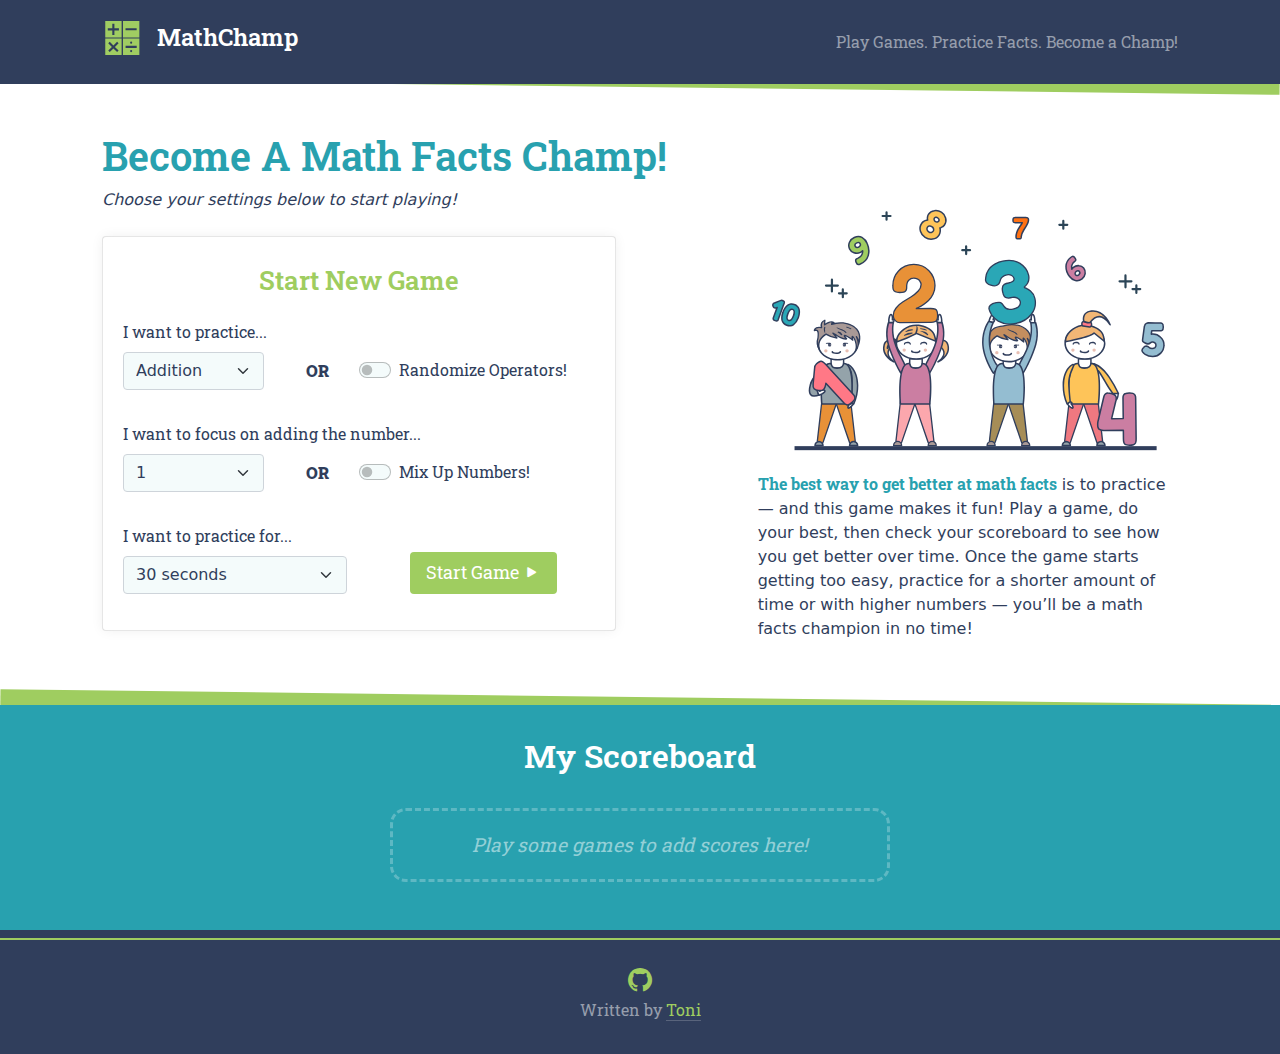
<file: index.html>
<!DOCTYPE html>
<html lang="en">

<head>
  <meta charset="UTF-8">
  <meta http-equiv="X-UA-Compatible" content="IE=edge">
  <meta name="viewport" content="width=device-width, initial-scale=1.0">
  <meta name="twitter:card" content="summary_large_image" />
  <meta name="twitter:title" content="MathChamp Makes Learning Math Facts Fun" />
  <meta name="twitter:creator" content="@ttesori" />
  <meta name="twitter:image" content="https://mathfactsgame.com/img/mc-screenshot.png" />
  <meta name="twitter:description" content="A game to help students learn basic math facts" />
  <meta name="title" property="og:title" content="MathChamp Makes Learning Math Facts Fun!" />
  <meta name="image" property="og:image" content="https://mathfactsgame.com/img/mc-screenshot.png" />
  <meta name="description" property="og:description" content="A game to help students learn basic math facts" />

  <link rel="icon" type="image/png" href="img/favicon.png">
  <link rel="stylesheet" href="css/main.css">
  <title>MathChamp | Practice Addition, Subtraction, Multiplication, Division Math Facts</title>
</head>
<header class="mc-header text-white mb-md-2">

  <nav class="navbar container">
    <h1 class="mc-logo navbar-brand text-center text-md-start">
      <img src="img/mc-icon.svg" width="50" height="50"
        alt="Addition, Subtraction, Multiplication and Division Symbols">
      <span>MathChamp</span>
    </h1>
    <div class="mc-slogan text-center text-md-end text-white-50">Play Games. Practice Facts. Become a Champ!
    </div>
  </nav>

  <hr class="mc-header-line">
</header>
<main class="mc-main container-lg mb-5 pt-4 mt-md-4">
  <article class="mc-article">
    <h1 class="text-center text-md-start">Become A Math Facts Champ!</h1>
    <p class="fst-italic text-center text-md-start mb-4">Choose your settings below to start playing!</p>
  </article>
  <div class="row gx-5 justify-content-between">
    <section class="mc-settings col-md-7 col-lg-6 pb-4">
      <div class="card">
        <div class="card-body">
          <h2 class="mb-4">Start New Game</h2>
          <label class="form-label" for="select-type">I want to practice...</label>
          <div
            class="mc-operators-formEls mb-3 row justify-content-center justify-content-md-between align-items-center">
            <div class="mb-3 col-12 col-md-4">
              <select id="select-type" class="mc-settings-type form-select">
                <option value="+">Addition</option>
                <option value="-">Subtraction</option>
                <option value="*">Multiplication</option>
                <option value="/">Division</option>
              </select>
            </div>
            <div class="mc-col col-2 mb-3">
              <span class="mc-settings-or text-center"><strong>OR</strong></span>
            </div>
            <div class="mc-col col-8 col-md-6 form-check form-switch mb-3">
              <label class="form-check-label" for="check-mixed-operators">Randomize Operators!</label>
              <input type="checkbox" id="check-mixed-operators" class="mc-settings-mixedOperators form-check-input">
            </div>
          </div>
          <label class="form-label" for="select-number">I want to focus on <span
              class="mc-settings-type-verb">adding</span> the
            number...</label>
          <div class="mc-focus-formEls mb-3 row justify-content-center justify-content-md-between align-items-center">
            <div class="mc-col col-12 col-md-4 mb-3">
              <select id="select-number" class="mc-settings-focus form-select">
                <option value="1">1</option>
                <option value="2">2</option>
                <option value="3">3</option>
                <option value="4">4</option>
                <option value="5">5</option>
                <option value="6">6</option>
                <option value="7">7</option>
                <option value="8">8</option>
                <option value="9">9</option>
                <option value="10">10</option>
              </select>
            </div>
            <div class="mc-col col-2 mb-3">
              <span class="mc-settings-or text-center "><strong>OR</strong></span>
            </div>
            <div class="mc-col col-7 col-md-6 form-check form-switch mb-3">
              <label class="form-check-label" for="check-mixed">Mix Up Numbers!</label>
              <input type="checkbox" id="check-mixed" class="mc-settings-mixed form-check-input">
            </div>
          </div>
          <div class="mc-row-start row align-items-end">
            <div class="col-6">
              <label class="form-label" for="select-length">I want to practice for...</label>
              <select id="select-length" class="mc-settings-length form-select">
                <option value="30">30 seconds</option>
                <option value="60">60 seconds</option>
                <option value="90">90 seconds</option>
                <option value="120">120 seconds</option>
              </select>
            </div>
            <div class="col-6 text-center"><button id="mc-settings-btn" class="btn btn-primary">
                Start Game <i class="bi bi-play-fill"></i>
              </button></div>
          </div>
        </div>
      </div>
    </section>

    <div class="col-md-5 col-lg-6 col-xl-5 pt-sm-3 pt-md-0 mc-intro">
      <p><img src="img/kids-illustration.svg" alt="Colorful illustration of kids holding up numbers" width="400"
          height="252"></p>
      <p><strong>The best way to get better at math facts</strong> is to practice — and this game
        makes it fun! Play a game, do your best, then check your scoreboard to see how
        you get
        better over time. Once the game starts getting too easy, practice for a shorter amount of time or with higher
        numbers — you’ll be a math facts champion in no time!</p>
    </div>
  </div>
</main>

<section class="mc-scoreboard-container text-white">
  <hr class="mc-header-line">
  <div class="container">
    <h2 class="text-center pb-2">My Scoreboard</h2>
    <div class="mc-scoreboard mc-no-scores">
      Play some games to add scores here!
    </div>
    <button class="mc-scoreboard-btn-clear btn btn-outline-light d-block mt-4 mx-auto "><i class="bi bi-stars"></i>
      Clear
      Scores</button>
  </div>

</section>

<footer class="mc-footer text-center text-white-50">
  <hr class="mc-footer-hr">
  <div class="container"><a href="https://github.com/Ttesori" class="mc-link-icon" aria-label="Toni's Github Account"><i
        class="bi bi-github"></i></a>
    <br>Written by <a href="https://tonitesori.dev" aria-label="Toni's portfolio website">Toni</a>
  </div>
</footer>

<section class="mc-game-modal">
  <h2 class="sr-only">Solve the Problem</h2>
  <div class="mc-game-container">
    <a href="#" class="mc-btn-close" aria-label="Close Game">X</a>
    <div class="mc-game-problem">
      <div class="mc-game-problem-1">1</div>
      <div class="mc-game-problem-type">+</div>
      <div class="mc-game-problem-2">1</div>
      <div class="mc-game-problem-equals">=</div>
      <input type="number" class="mc-game-answer" max="200" min="0">
    </div>
    <div class="mc-game-feedback">This is some feedback</div>
    <div class="progress mc-game-timer">
      <span class="mc-game-timer-bar progress-bar" role="progressbar">
        <span class="mc-game-timer-text">Ready...set...GO!</span>
      </span>

    </div>
    <button class="mc-btn-stop btn btn-sm btn-outline-danger mt-4">Stop Game</button>
  </div>
</section>

<script src="src/bootstrap.min.js"></script>
<script type="module" src="src/app.js"></script>
<script async src="https://www.googletagmanager.com/gtag/js?id=G-SX9DHLBJ65"></script>
<script>
  window.dataLayer = window.dataLayer || [];
  function gtag() { dataLayer.push(arguments); }
  gtag('js', new Date());

  gtag('config', 'G-SX9DHLBJ65');
</script>
</body>

</html>
</file>
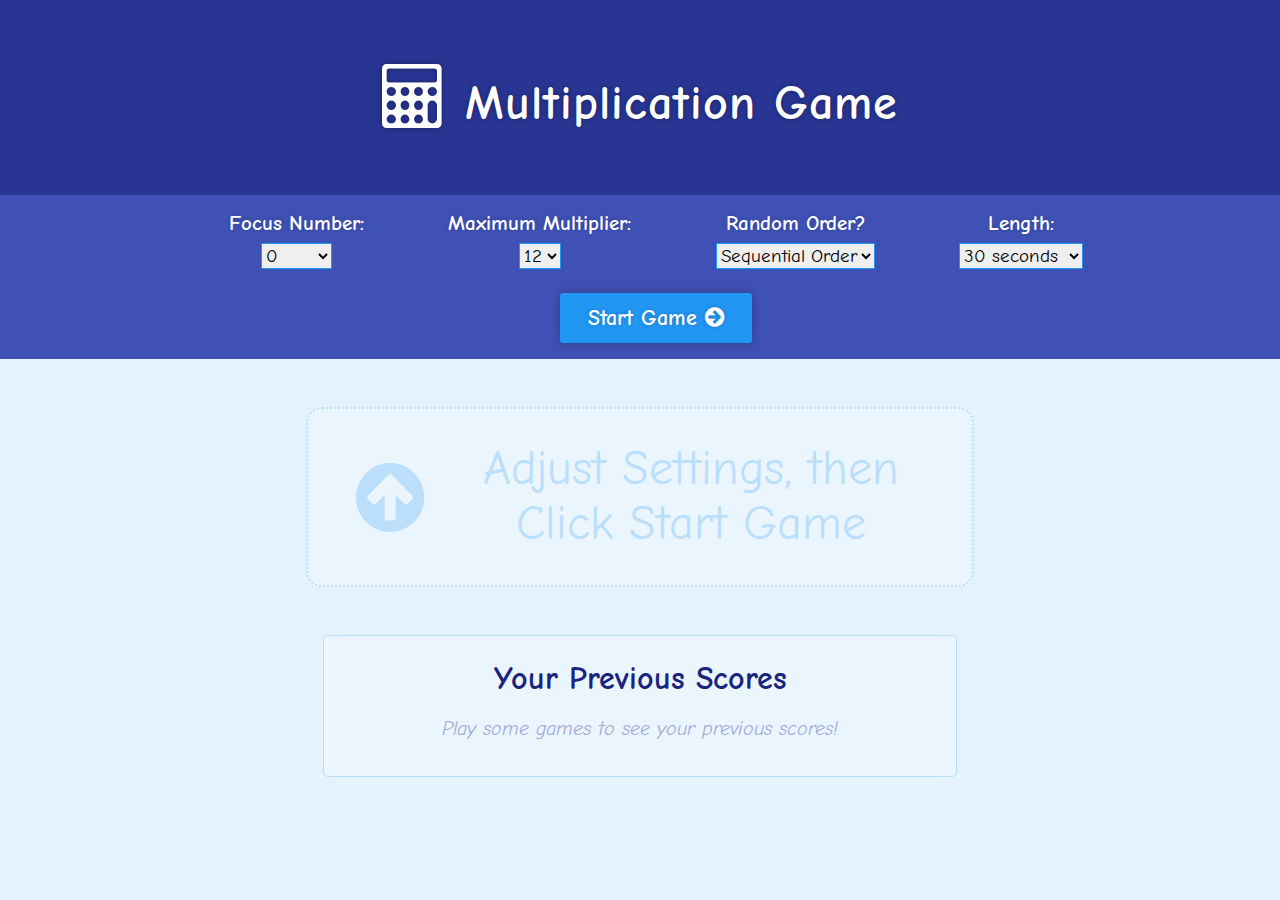
<file: _v1/index.html>
<!DOCTYPE html>
<html lang="en">
  <head>
    <meta charset="UTF-8" />
    <meta name="viewport" content="width=device-width, initial-scale=1.0" />
    <title>Olivia's Multiplication Game</title>
    <link
      href="https://fonts.googleapis.com/css2?family=Comic+Neue:wght@400;700&display=swap"
      rel="stylesheet"
    />
    <link
      rel="stylesheet"
      href="https://stackpath.bootstrapcdn.com/font-awesome/4.7.0/css/font-awesome.min.css"
    />
    <link rel="stylesheet" href="css/main.css" />
  </head>
  <body>
    <header>
      <h1><i class="fa fa-calculator"></i> Multiplication Game</h1>
    </header>
    <div id="game">
      <div class="game-settings">
        <div class="container">
          <div class="form-control">
            <label>Focus Number:</label>
            <select class="game-settings-focus">
              <option value="0">0</option>
              <option value="1">1</option>
              <option value="2">2</option>
              <option value="3">3</option>
              <option value="4">4</option>
              <option value="5">5</option>
              <option value="6">6</option>
              <option value="7">7</option>
              <option value="8">8</option>
              <option value="9">9</option>
              <option value="10">10</option>
              <option value="11">11</option>
              <option value="12">12</option>
              <option value="-1">Mixed</option>
            </select>
          </div>

          <div class="form-control">
            <label>Maximum Multiplier:</label>
            <select class="game-settings-multiplier">
              <option value="5">5</option>
              <option value="10">10</option>
              <option value="12">12</option>
            </select>
          </div>

          <div class="form-control">
            <label>Random Order?</label>
            <select class="game-settings-level">
              <option value="1">Sequential Order</option>
              <option value="2">Random Order</option>
            </select>
          </div>
          <div class="form-control">
            <label>Length:</label>
            <select class="game-settings-length">
              <option value="30">30 seconds</option>
              <option value="60">60 seconds</option>
              <option value="90">90 seconds</option>
              <option value="120">120 seconds</option>
            </select>
          </div>
        </div>
        <button id="btn-start">
          Start Game <i class="fa fa-arrow-circle-right"></i>
        </button>
      </div>
      <div class="game-play">
        <div class="container">
          <div class="game-equation">
            <div class="intro">
              <i class="fa fa-arrow-circle-up"></i>
              <span class="text">Adjust Settings, then Click Start Game</span>
            </div>
          </div>
          <div class="game-feedback"></div>
          <div class="game-timer hidden">
            <span class="timer-bar">&nbsp;</span>
            <span class="timer-left"></span>
          </div>
          <div class="game-scores"></div>
        </div>
      </div>
    </div>
  </body>
  <script src="js/app.js"></script>
</html>
</file>
<file: _v1/css/main.css>
body {
  font-family: 'Comic Neue', Arial, Helvetica, sans-serif;
  font-size: 18px;
  margin: 0;
  padding: 0;
  background: #e3f2fd;
  color: #1a237e;
}

.hidden {
  display: none;
}

header {
  background: #283593;
  color: #fff;
  padding: 2rem 0;
  text-align: center;
}

header h1 {
  font-size: 3rem;
  text-shadow: 0px 0px 5px rgba(0, 0, 0, 0.35);
  letter-spacing: 1px;
}

header h1 i.fa {
  font-size: 4rem;
}

.game-settings {
  padding: 1rem;
  text-align: center;
  background: #3f51b5;
  color: #fff;
  width: 100%;
}

.container {
  max-width: 960px;
  margin: 0 auto;
}

.game-settings .container {
  display: flex;
  justify-content: space-evenly;
}

.form-control {
  padding: 0rem 1rem;
  margin: 0rem 1rem;
}

.form-control label {
  display: block;
  font-size: 1.3rem;
  margin-bottom: 0.5rem;
  font-weight: bold;
  text-shadow: 0px 0px 5px rgba(0, 0, 0, 0.2);
}

.form-control select {
  font-size: 1.2rem;
  border: 1px solid #2196f3;
  font-family: 'Comic Neue', Arial, Helvetica, sans-serif;
}

.game-settings button {
  display: block;
  background: #2196f3;
  color: #fff;
  border: 0;
  padding: 0.75rem 1.75rem;
  margin: 1.5rem auto 0;
  font-size: 1.4rem;
  font-family: 'Comic Neue', Arial, Helvetica, sans-serif;
  border-radius: 3px;
  cursor: pointer;
  font-weight: bold;
  box-shadow: 0px 0px 10px rgba(0, 0, 0, 0.25);
  text-shadow: 0px 0px 5px rgba(0, 0, 0, 0.2);
}

.game-settings button:hover {
  background: #03a9f4;
}

.game-play {
  text-align: center;
  font-size: 2rem;
  padding: 2rem 0;
}

.game-equation {
  font-size: 4rem;
  border: 2px dotted #bbdefb;
  background: rgba(255, 255, 255, 0.25);
  border-radius: 1rem;
  padding: 2rem;
  max-width: 600px;
  margin: 1rem auto;
}

.game-equation .intro {
  color: #bbdefb;
  display: flex;
  flex: 1;
}

.game-equation .intro .fa {
  font-size: 5rem;
  padding: 1rem;
}

.game-equation .text {
  font-size: 3rem;
}

.game-feedback {
  text-align: center;
  border-radius: 1rem;
  border: 3px dotted #bbdefb;
  background: rgba(255, 255, 255, 0.5);
  padding: 1rem;
  max-width: 600px;
  margin: 2rem auto;
  line-height: 1.4;
}

.correct {
  color: #2e7d32;
  background: #e8f5e9;
  border-color: #c8e6c9;
}
.incorrect {
  color: #c62828;
  background: #ffebee;
  border-color: #ffcdd2;
}

.game-timer {
  font-size: 1.3rem;
  position: relative;
  background: #fff;
  max-width: 600px;
  margin: 0 auto;
  border-radius: 5px;
}

.game-timer .timer-bar {
  background: #03a9f4;
  position: absolute;
  top: 0;
  left: 0;
  bottom: 0;
  width: 0;
  z-index: 0;
  border-radius: 5px;
  transition: width 1s linear;
}

.game-timer .timer-left {
  z-index: 1;
  position: relative;
  display: block;
  padding: 0.25rem;
}

.game-scores {
  max-width: 600px;
  padding: 1rem;
  background: rgba(255, 255, 255, 0.25);
  border-radius: 5px;
  margin: 3rem auto;
  border: 1px solid #bbdefb;
}

.game-scores p {
  font-size: 1.25rem;
  color: #9fa8da;
}

.game-scores h3 {
  margin: 0.5rem 0.5rem 1rem;
  font-size: 2rem;
}

.game-scores table {
  margin: 0 auto;
  border-spacing: 0;
  border: 1px solid #bbdefb;
  border-radius: 5px;
}

.game-scores th,
.game-scores td {
  border-bottom: 1px solid #bbdefb;
  padding: 0.5rem 0.75rem;
  font-size: 1.25rem;
}

.game-scores tr:nth-child(even) td {
  background: rgba(255, 255, 255, 0.5);
}

.game-scores tr:last-child td {
  border-bottom: 0;
}

.game-scores th {
  font-weight: bold;
  border-bottom-width: 2px;
  background: #bbdefb;
}

.game-scores td {
}

.game-scores .th_date {
  width: 20%;
}

.game-scores .th_time {
  width: 15%;
}

.game-scores .btn_remove-scores {
  display: block;
  background: rgba(255, 255, 255, 0.5);
  color: #2196f3;
  border: 1px solid #90caf9;
  padding: 0.5rem 1.25rem;
  margin: 1.5rem auto 0;
  font-size: 1rem;
  font-family: 'Comic Neue', Arial, Helvetica, sans-serif;
  border-radius: 3px;
  cursor: pointer;
  font-weight: bold;
}

.game-answer {
  font-family: 'Comic Neue', Arial, Helvetica, sans-serif;
  font-size: 3.75rem;
  padding: 1rem;
  width: 8rem;
  text-align: center;
  border-radius: 1rem;
  border: 2px solid #bbdefb;
  background: #fff;
}
</file>
<file: css/main.css>
@import url('bootstrap.min.css');
@import url('https://fonts.googleapis.com/css2?family=Roboto+Slab:wght@400;600&display=swap');
@import url('https://cdn.jsdelivr.net/npm/bootstrap-icons@1.5.0/font/bootstrap-icons.css');

:root {
  --bs-primary: #28a1af;
  --bs-secondary: #9fcd60;
  --bs-dark: #303e5c;
  --bs-light: #f4fbfb;
  --bs-font: 'Roboto Slab', serif;
}

body {
  color: var(--bs-dark);
}

h1,
h2 {
  font-family: var(--bs-font);
  font-weight: 600;
}

main h1 {
  color: var(--bs-primary);
}

main h2 {
  color: var(--bs-secondary);
}

hr.mc-header-line {
  border: 36px solid var(--bs-secondary);
  position: absolute;
  top: 15px;
  left: 0;
  z-index: -1;
  opacity: 1;
  width: 100%;
  transform: rotate(0.7deg);
  margin: 0;
}

/* From WebAIM */
.sr-only {
  position: absolute;
  left: -10000px;
  top: auto;
  width: 1px;
  height: 1px;
  overflow: hidden;
}

.mc-header .navbar {
  padding-left: 2rem;
  padding-right: 2rem;
}

.mc-scoreboard-container hr.mc-header-line {
  top: -8px;
}

.mc-settings .card-body {
  padding: 1.75rem 1.25rem 2.25rem;
  box-shadow: 0px 0px 0.75rem #eee;
}

.mc-settings h2 {
  font-size: 1.6rem;
}

.mc-settings input,
.mc-settings select,
.mc-settings label {
  color: var(--bs-dark);
}

.mc-settings-or {
  display: block;
  text-align: center;
  font-weight: bold;
}

.mc-settings .form-check-input:checked {
  background-color: var(--bs-secondary);
  border-color: var(--bs-secondary);
}

.mc-settings .form-check-input:focus {
  border-color: #ccc;
  box-shadow: 0 0 0 0.25rem #eee;
}

.mc-settings select {
  background-color: var(--bs-light);
}

.mc-settings .form-check-input {
  background-color: var(--bs-light);
}
.mc-settings label,
.mc-settings-or {
  font-family: var(--bs-font);
}

.mc-slogan {
  font-family: var(--bs-font);
}

.mc-settings .btn-primary {
  font-size: 1.1rem;
  padding: 0.5rem 1rem;
}

.mc-settings .btn-primary:hover {
  background-color: var(--bs-primary);
}

.btn-primary {
  background-color: var(--bs-secondary);
  border: 0;
  font-family: var(--bs-font);
}

.mc-header h1,
.mc-scoreboard h2 {
  color: #fff;
}

.mc-header {
  background: var(--bs-dark);
  position: relative;
}
@media screen and (min-width: 768px) {
  .mc-intro {
    margin-top: -2rem;
  }
}

.mc-intro p strong {
  color: var(--bs-primary);
  font-family: var(--bs-font);
}

.mc-intro img {
  max-width: 400px;
  display: block;
  margin: 0 auto;
}

.mc-logo img {
  padding-right: 10px;
  margin-top: -5px;
}

.mc-logo span {
  font-size: 1.5rem;
  display: inline-block;
  margin-top: 10px;
}

.mc-settings h2 {
  text-align: center;
}

.mc-game-modal,
.hide {
  display: none !important;
}

.container-lg {
  padding: 0 2rem;
}

.mc-game-modal {
  position: fixed;
  top: 0;
  left: 0;
  right: 0;
  bottom: 0;
  height: 100vh;
  background: rgba(0, 0, 0, 0.7);
}

.mc-game-container {
  background: #fff;
  padding: 2rem;
  position: absolute;
  width: 600px;
  max-width: 85%;
  left: 50%;
  top: 50%;
  border-radius: 0.5rem;
  transform: translate(-50%, -50%);
  border: 4px solid var(--bs-secondary);
  box-shadow: 0px 0px 2rem rgba(0, 0, 0, 0.5);
}

.active {
  display: block !important;
}

.mc-btn-close {
  position: absolute;
  top: 0.5rem;
  right: 1rem;
  color: #aaa;
  text-decoration: none;
}

.mc-game-problem {
  display: flex;
  justify-content: center;
}

.mc-game-problem div {
  padding: 0.5rem 0.75rem;
  font-size: 3.5rem;
  font-family: var(--bs-font);
  color: var(--bs-primary);
}

div.mc-game-problem-equals {
  color: var(--bs-secondary);
}

.mc-game-answer {
  border: 1px solid var(--bs-secondary);
  outline: 0;
  border-radius: 3px;
  max-width: 125px;
  font-size: 3rem;
  margin-left: 1rem;
  padding: 0.25rem 0.25rem 0.25rem 1rem;
  background: var(--bs-light);
  color: var(--bs-dark);
  font-family: var(--bs-font);
  text-align: center;
}

.mc-game-feedback {
  font-size: 1.25rem;
  font-style: italic;
  padding: 1rem 0.5rem;
  text-align: center;
  color: var(--bs-dark);
}

.mc-scoreboard-container {
  background: var(--bs-primary);
  position: relative;
  text-align: center;
  padding: 2rem 0 3rem;
}

.mc-scoreboard td {
  text-align: center;
  border-bottom-color: rgba(255, 255, 255, 0.3);
}

.mc-scoreboard tr:nth-child(odd) td {
  background-color: rgba(255, 255, 255, 0.1);
}

.mc-scoreboard th {
  font-family: var(--bs-font);
  font-weight: 600;
  text-align: center;
  border-bottom-color: rgba(255, 255, 255, 0.5);
}

.mc-no-scores {
  font-style: italic;
  font-family: var(--bs-font);
  font-size: 1.2rem;
  color: rgba(255, 255, 255, 0.5) !important;
  border: 3px dashed rgba(255, 255, 255, 0.25);
  border-radius: 1rem;
  padding: 1.25rem 1.5rem;
  max-width: 500px;
  margin: 1.5rem auto 0;
}

.mc-scoreboard-btn-clear {
  border-color: rgba(255, 255, 255, 0.5);
  color: rgba(255, 255, 255, 0.9);
  font-family: var(--bs-font);
}

.mc-game-timer-bar {
  transition: width 1s linear;
  width: 100%;
  background-image: linear-gradient(to left, var(--bs-primary), #57bac6);
}

.progress-bar {
  background-color: var(--bs-primary);
}

.progress {
  height: 2rem;
}

.mc-game-timer-text {
  font-size: 1rem;
  padding: 1rem;
}

.mc-btn-stop {
  display: block;
  margin: 1rem auto 0;
}

.mc-footer {
  background: var(--bs-dark);
  font-family: var(--bs-font);
  position: relative;
}

.mc-footer a {
  color: var(--bs-secondary);
  text-decoration: none;
  border-bottom: 1px solid rgba(255, 255, 255, 0.2);
  transition: all 0.3s ease-in-out;
}

.mc-footer a.mc-link-icon {
  border-bottom: 0;
}
.mc-footer a:hover {
  color: var(--bs-light);
  border-bottom-color: rgba(255, 255, 255, 0.5);
}
.mc-footer-hr {
  position: absolute;
  opacity: 1;
  border: 1px solid var(--bs-secondary);
  top: -8px;
  width: 100%;
}

.mc-footer .bi {
  font-size: 1.5rem;
}

.mc-footer .container {
  text-align: center;
  padding: 2rem 0;
}

@media screen and (max-width: 768px) {
  :root {
    font-size: 20px;
  }

  .mc-header {
    padding-bottom: 1rem;
  }

  .mc-header nav {
    justify-content: center;
  }

  .mc-logo span {
    font-size: 2rem;
    padding-left: 10px;
  }

  .mc-logo img {
    width: 75px;
    margin-top: -15px;
  }

  .mc-settings-or {
    font-size: 1.1rem;
  }

  .mc-focus-formEls .col-6 {
    width: 100%;
  }

  .mc-focus-formEls .col-6 br {
    display: none;
  }

  .mc-no-scores {
    font-size: 1rem;
  }

  .mc-scoreboard table {
    font-size: 0.9rem;
    line-height: 1.3;
    vertical-align: bottom;
  }

  .col-secAns,
  .col-length {
    display: none;
  }

  .mc-scoreboard-btn-clear {
    font-size: 0.9rem;
  }

  .mc-footer {
    font-size: 0.9rem;
  }
}

@media screen and (max-width: 468px) {
  :root {
    font-size: 17px;
  }
  .navbar-brand {
    margin: 0;
    display: flex;
    flex-direction: column;
    justify-content: center;
    text-align: center;
  }
  .mc-logo img {
    display: inline-block;
    margin: 0 auto;
  }
  .mc-logo span {
    padding: 0;
  }

  .mc-slogan {
    display: none;
  }

  .mc-main {
    padding: 0.5rem;
    margin: 0;
  }

  .mc-article {
    padding: 0 1rem;
  }

  .mc-article p {
    font-size: 1rem;
  }

  .mc-settings h2 {
    font-size: 1.4rem;
  }

  .mc-focus-formEls {
    flex-wrap: wrap;
  }

  .mc-focus-formEls .col-4 {
    width: 70%;
  }
  .mc-focus-formEls .col-2 {
    width: 25%;
    padding: 0;
  }

  .mc-focus-formEls .col-6 {
    width: 90%;
    margin-top: 0.5rem;
    padding-left: 5rem;
  }

  .mc-settings-or {
    text-align: left;
  }

  .mc-row-start {
    flex-direction: column;
  }

  .mc-row-start div {
    width: 100%;
  }

  #mc-settings-btn {
    margin-top: 1rem;
  }

  .mc-intro {
    padding: 0 2.5rem;
    font-size: 0.95rem;
  }

  .mc-intro img {
    max-width: 95%;
  }

  .col-length,
  .col-focusNum,
  .col-correct {
    display: none;
  }

  .mc-game-problem {
    flex-wrap: wrap;
  }
  .mc-game-problem div {
    font-size: 2.5rem;
    padding: 0 0.5rem;
  }
  .mc-game-answer {
    width: 55%;
    margin: 0.25rem 0 0 0;
    padding: 0.25rem 0.35rem;
    font-size: 2rem;
    text-align: center;
  }
  .mc-game-feedback {
    font-size: 0.9rem;
  }
}

@media (prefers-reduced-motion) {
  a:hover {
    transition: none;
  }
}
</file>
